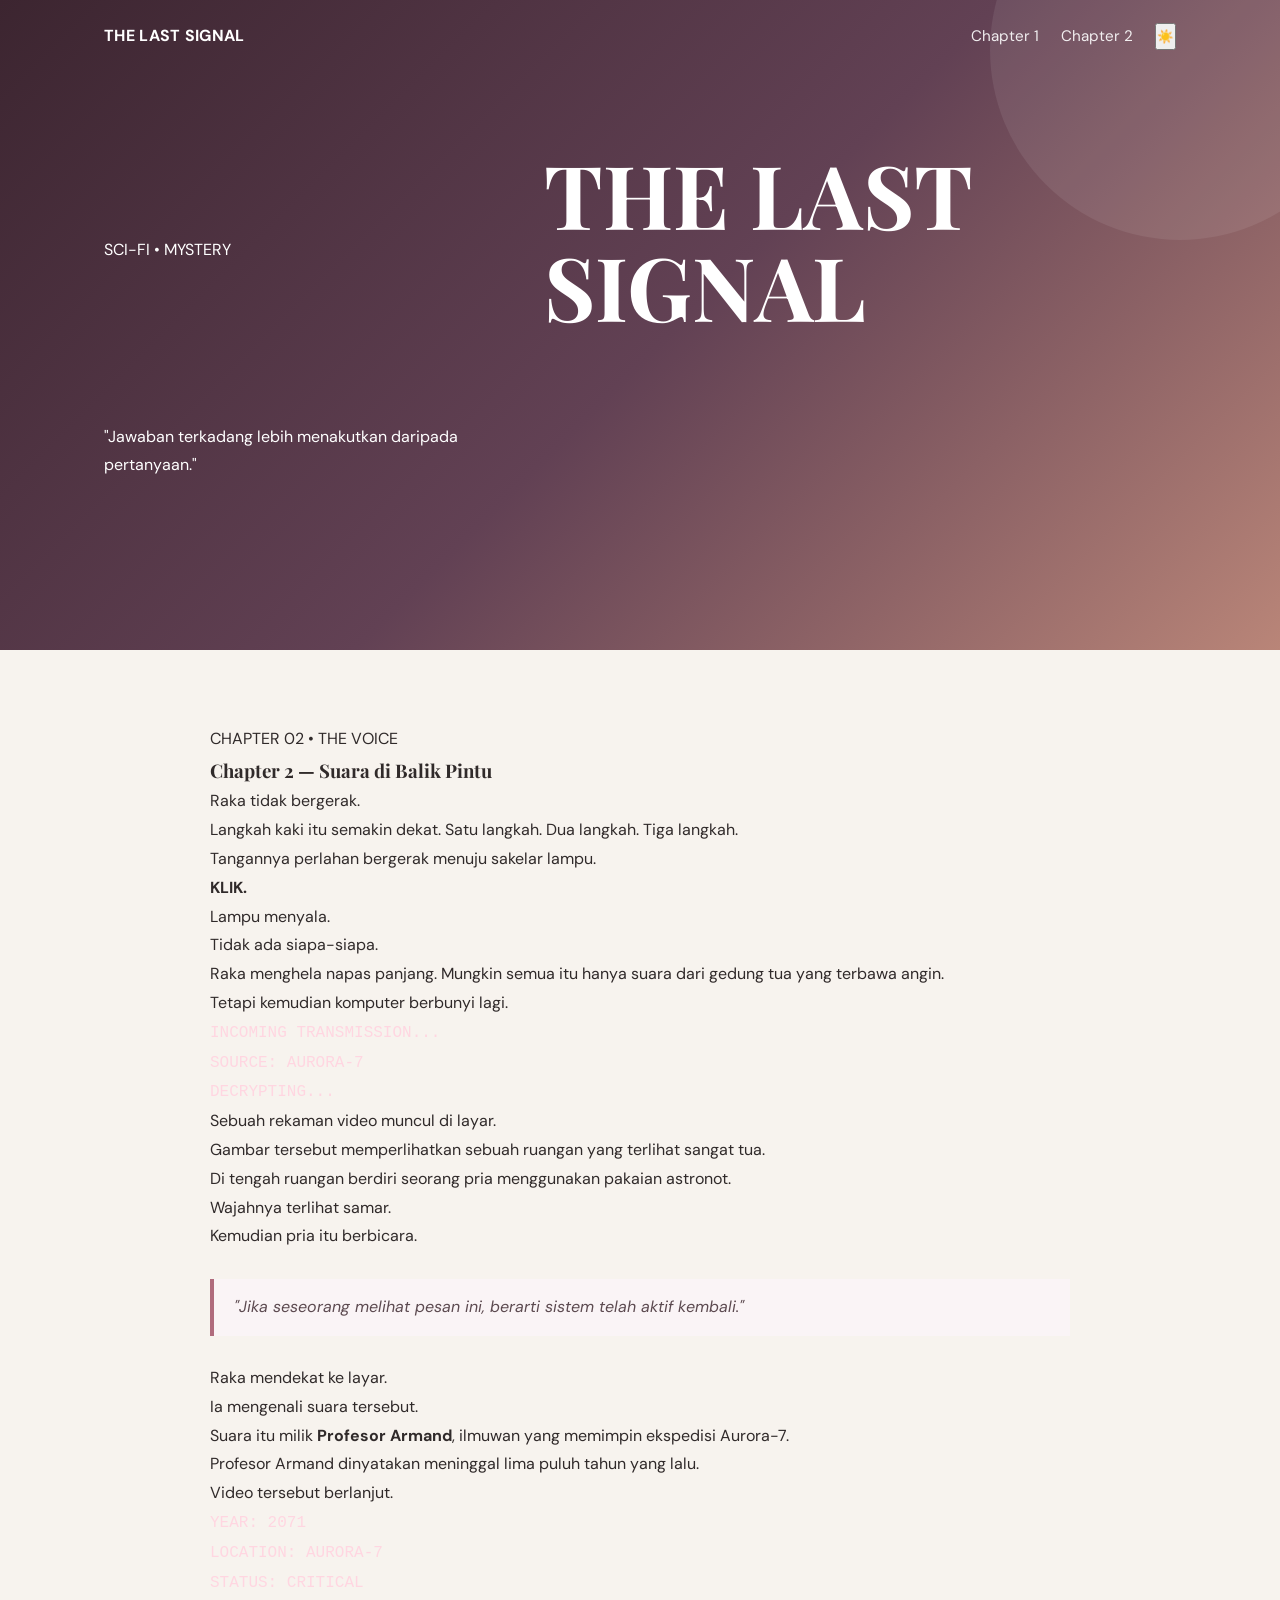
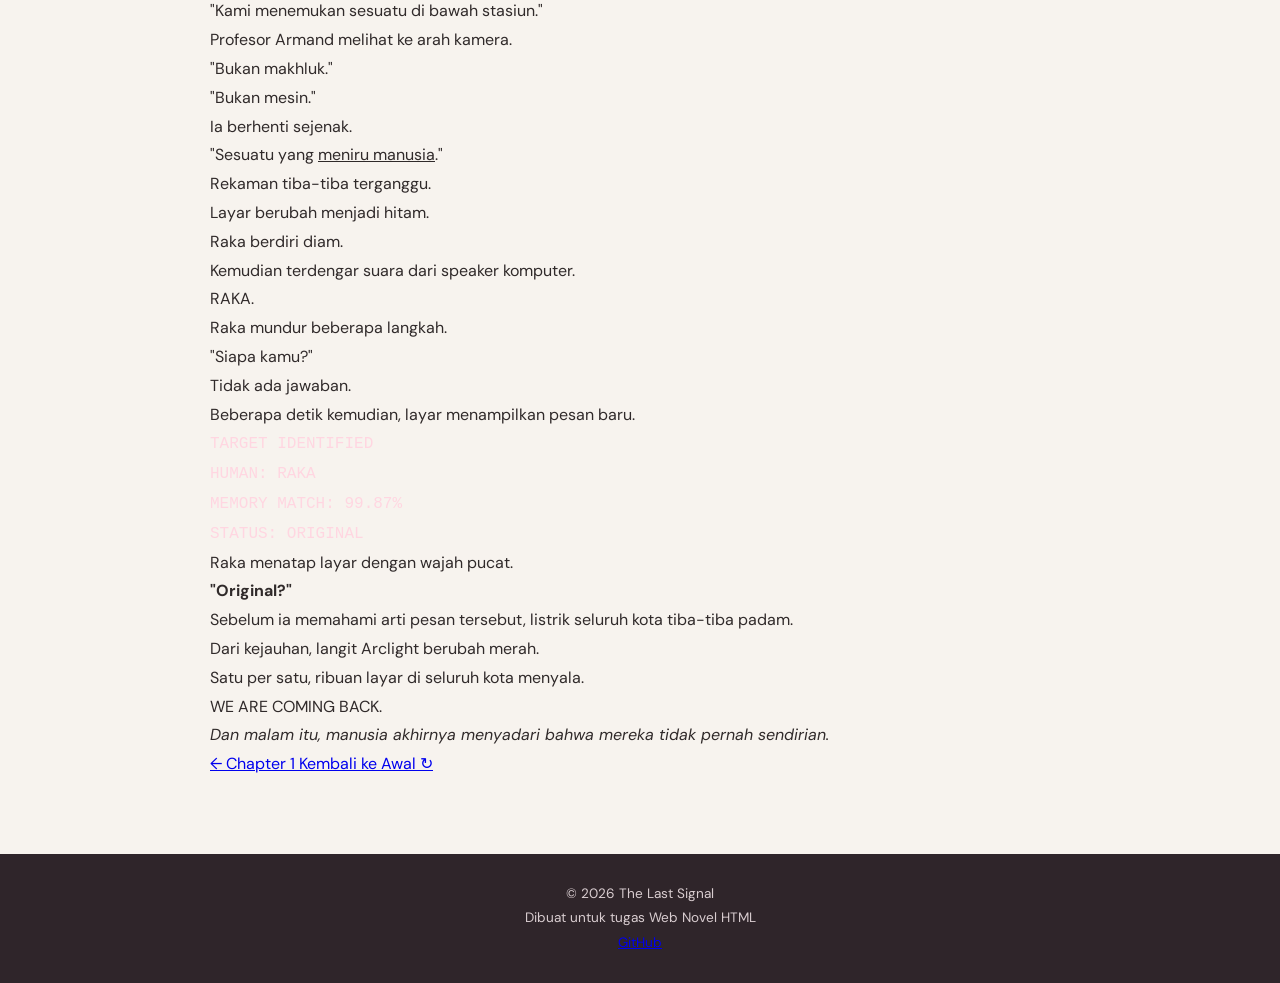
<file: chapter2.html>
<!DOCTYPE html> <html lang="id"> <head> <meta charset="UTF-8"> <meta name="viewport" content="width=device-width, initial-scale=1.0">
<title>THE LAST SIGNAL — Chapter 2</title>

<link rel="stylesheet" href="style.css">

</head> <body>
<div id="reading-progress"></div>

<header class="hero">
    <nav class="navbar">
        <div class="logo">THE LAST SIGNAL</div>

        <div class="nav-links">
            <a href="index.html">Chapter 1</a>
            <a href="chapter2.html">Chapter 2</a>
            <button id="themeButton">☀️</button>
        </div>
    </nav>

    <div class="hero-content">
        <p class="category">SCI-FI • MYSTERY</p>

        <h1>THE LAST SIGNAL</h1>

        <p class="tagline">
            "Jawaban terkadang lebih menakutkan daripada pertanyaan."
        </p>
    </div>
</header>


<main class="container">

    <article class="novel-card">

        <div class="chapter-info">
            <span>CHAPTER 02</span>
            <span>•</span>
            <span>THE VOICE</span>
        </div>

        <h3>Chapter 2 — Suara di Balik Pintu</h3>

        <p>
            Raka tidak bergerak.
        </p>

        <p>
            Langkah kaki itu semakin dekat.
            Satu langkah.
            Dua langkah.
            Tiga langkah.
        </p>

        <p>
            Tangannya perlahan bergerak menuju sakelar lampu.
        </p>

        <p>
            <b>KLIK.</b>
        </p>

        <p>
            Lampu menyala.
        </p>

        <p>
            Tidak ada siapa-siapa.
        </p>

        <p>
            Raka menghela napas panjang.
            Mungkin semua itu hanya suara dari gedung tua
            yang terbawa angin.
        </p>

        <p>
            Tetapi kemudian komputer berbunyi lagi.
        </p>

        <div class="code-box">
            <code>
                INCOMING TRANSMISSION...<br>
                SOURCE: AURORA-7<br>
                DECRYPTING...
            </code>
        </div>

        <p>
            Sebuah rekaman video muncul di layar.
        </p>

        <p>
            Gambar tersebut memperlihatkan sebuah ruangan
            yang terlihat sangat tua.
        </p>

        <p>
            Di tengah ruangan berdiri seorang pria
            menggunakan pakaian astronot.
        </p>

        <p>
            Wajahnya terlihat samar.
        </p>

        <p>
            Kemudian pria itu berbicara.
        </p>

        <div class="quote">
            "Jika seseorang melihat pesan ini,
            berarti sistem telah aktif kembali."
        </div>

        <p>
            Raka mendekat ke layar.
        </p>

        <p>
            Ia mengenali suara tersebut.
        </p>

        <p>
            Suara itu milik <b>Profesor Armand</b>,
            ilmuwan yang memimpin ekspedisi Aurora-7.
        </p>

        <p>
            Profesor Armand dinyatakan meninggal
            lima puluh tahun yang lalu.
        </p>

        <p>
            Video tersebut berlanjut.
        </p>

        <div class="code-box">
            <code>
                YEAR: 2071<br>
                LOCATION: AURORA-7<br>
                STATUS: CRITICAL
            </code>
        </div>

        <p>
            "Kami menemukan sesuatu di bawah stasiun."
        </p>

        <p>
            Profesor Armand melihat ke arah kamera.
        </p>

        <p>
            "Bukan makhluk."
        </p>

        <p>
            "Bukan mesin."
        </p>

        <p>
            Ia berhenti sejenak.
        </p>

        <p>
            "Sesuatu yang <u>meniru manusia</u>."
        </p>

        <p>
            Rekaman tiba-tiba terganggu.
        </p>

        <p>
            Layar berubah menjadi hitam.
        </p>

        <p>
            Raka berdiri diam.
        </p>

        <p>
            Kemudian terdengar suara dari speaker komputer.
        </p>

        <div class="big-message">
            <span>RAKA.</span>
        </div>

        <p>
            Raka mundur beberapa langkah.
        </p>

        <p>
            "Siapa kamu?"
        </p>

        <p>
            Tidak ada jawaban.
        </p>

        <p>
            Beberapa detik kemudian,
            layar menampilkan pesan baru.
        </p>

        <div class="code-box warning">
            <code>
                TARGET IDENTIFIED<br>
                HUMAN: RAKA<br>
                MEMORY MATCH: 99.87%<br>
                STATUS: ORIGINAL
            </code>
        </div>

        <p>
            Raka menatap layar dengan wajah pucat.
        </p>

        <p>
            <b>"Original?"</b>
        </p>

        <p>
            Sebelum ia memahami arti pesan tersebut,
            listrik seluruh kota tiba-tiba padam.
        </p>

        <p>
            Dari kejauhan, langit Arclight berubah merah.
        </p>

        <p>
            Satu per satu,
            ribuan layar di seluruh kota menyala.
        </p>

        <div class="big-message">
            <span>WE ARE COMING BACK.</span>
        </div>

        <p class="ending">
            <i>Dan malam itu, manusia akhirnya menyadari
            bahwa mereka tidak pernah sendirian.</i>
        </p>

        <div class="chapter-navigation">

            <a href="index.html" class="next-button">
                ← Chapter 1
            </a>

            <a href="index.html" class="next-button">
                Kembali ke Awal ↻
            </a>

        </div>

    </article>

</main>


<footer>
    <p>© 2026 The Last Signal</p>

    <p>
        Dibuat untuk tugas Web Novel HTML
    </p>

    <a href="https://github.com/" target="_blank">
        GitHub
    </a>
</footer>

<script src="script.js"></script>

</body> </html>
</file>
<file: style.css>
@import url('https://fonts.googleapis.com/css2?family=DM+Sans:wght@400;500;700&family=Playfair+Display:wght@600;700&display=swap');

* {
  box-sizing: border-box;
  margin: 0;
  padding: 0;
}

html {
  scroll-behavior: smooth;
}

body {
  font-family: 'DM Sans', Arial, sans-serif;
  background: #f7f3ee;
  color: #302a2a;
  line-height: 1.8;
}

.hero {
  min-height: 650px;
  background: linear-gradient(135deg, #3c2530 0%, #624154 52%, #b98578 100%);
  color: white;
  position: relative;
  overflow: hidden;
}

.hero::before {
  content: "";
  position: absolute;
  width: 380px;
  height: 380px;
  border-radius: 50%;
  background: rgba(255,255,255,.08);
  top: -140px;
  right: -90px;
}

.navbar {
  max-width: 1120px;
  margin: auto;
  padding: 22px 24px;
  display: flex;
  justify-content: space-between;
  align-items: center;
  position: relative;
  z-index: 2;
}

.logo {
  font-weight: 700;
  letter-spacing: .3px;
}

.nav-links {
  display: flex;
  gap: 22px;
}

.nav-links a {
  color: white;
  text-decoration: none;
  font-size: .95rem;
  opacity: .9;
  transition: .25s;
}

.nav-links a:hover {
  opacity: 1;
  transform: translateY(-2px);
}

.hero-content {
  max-width: 1120px;
  margin: 45px auto 0;
  padding: 30px 24px 80px;
  display: grid;
  grid-template-columns: 370px 1fr;
  gap: 70px;
  align-items: center;
  position: relative;
  z-index: 1;
}

.cover-image {
    width: 320px;
    height: 460px;
    object-fit: cover;
    border-radius: 12px;
    box-shadow: 0 20px 50px rgba(0, 0, 0, 0.45);
    display: block;
}

.label,
.chapter-kicker,
.chapter-tag {
  letter-spacing: 2px;
  font-size: .78rem;
  font-weight: 700;
}

.label {
  opacity: .8;
  margin-bottom: 14px;
}

h1,
h2,
h3 {
  font-family: 'Playfair Display', Georgia, serif;
}

h1 {
  font-size: clamp(3rem, 7vw, 5.5rem);
  line-height: 1.05;
  margin-bottom: 20px;
}

.subtitle {
  max-width: 650px;
  font-size: 1.1rem;
  opacity: .9;
  margin-bottom: 30px;
}

.button {
  display: inline-block;
  padding: 12px 21px;
  border-radius: 999px;
  background: white;
  color: #4b2d3a;
  text-decoration: none;
  font-weight: 700;
  transition: .25s;
  box-shadow: 0 8px 25px rgba(0,0,0,.15);
}

.button:hover {
  transform: translateY(-3px);
  box-shadow: 0 12px 30px rgba(0,0,0,.2);
}

.button.secondary {
  background: #4b3440;
  color: white;
}

.button.small {
  padding: 10px 17px;
  font-size: .9rem;
}

.container {
  max-width: 900px;
  margin: 0 auto;
  padding: 75px 20px;
}

.intro {
  text-align: center;
  margin-bottom: 70px;
}

.intro .chapter-tag {
  color: #a05c70;
}

.intro h2 {
  font-size: 2.2rem;
  margin: 12px 0 18px;
}

.intro p {
  max-width: 750px;
  margin: 10px auto;
}

.chapter {
  background: white;
  border-radius: 26px;
  padding: 45px;
  margin-bottom: 50px;
  box-shadow: 0 12px 45px rgba(67, 45, 45, .08);
  scroll-margin-top: 30px;
}

.chapter-header {
  display: flex;
  align-items: center;
  gap: 20px;
  margin-bottom: 30px;
}

.chapter-number {
  font-family: 'Playfair Display', Georgia, serif;
  font-size: 2.5rem;
  font-weight: 700;
  color: #b06b7d;
  min-width: 75px;
}

.chapter-kicker {
  color: #a05c70;
}

.chapter h3 {
  font-size: 2.2rem;
  line-height: 1.2;
}

.chapter-image {
  width: 100%;
  max-height: 360px;
  object-fit: cover;
  border-radius: 18px;
  margin-bottom: 28px;
}

.chapter p {
  margin: 0 0 20px;
}

.code-note {
  background: #2d2730;
  color: #f9eef2;
  padding: 17px 20px;
  border-radius: 14px;
  margin: 28px 0;
  overflow-x: auto;
}

.code-note span {
  display: block;
  font-size: .82rem;
  opacity: .7;
  margin-bottom: 6px;
}

code {
  font-family: 'Courier New', monospace;
  color: #ffd6e1;
}

.quote {
  border-left: 4px solid #b06b7d;
  padding: 14px 20px;
  margin: 28px 0;
  background: #faf4f6;
  font-style: italic;
  color: #5c4a50;
}

.chapter-nav {
  display: flex;
  justify-content: space-between;
  gap: 12px;
  margin-top: 35px;
}

.closing {
  text-align: center;
  padding: 25px 10px 60px;
}

.closing h2 {
  font-size: 2.4rem;
  margin-bottom: 8px;
}

.footer-note {
  color: #7d6f72;
  font-size: .9rem;
  margin-top: 8px;
}

footer {
  text-align: center;
  padding: 28px 20px;
  background: #2f252a;
  color: #d9cdd0;
  font-size: .85rem;
}

@media (max-width: 800px) {
  .hero {
    min-height: auto;
  }

  .navbar {
    flex-direction: column;
    gap: 15px;
  }

  .nav-links {
    gap: 14px;
    flex-wrap: wrap;
    justify-content: center;
  }

  .hero-content {
    grid-template-columns: 1fr;
    gap: 35px;
    margin-top: 10px;
    text-align: center;
  }

  .cover-image {
    margin: auto;
    max-width: 300px;
  }

  .subtitle {
    margin-left: auto;
    margin-right: auto;
  }

  .chapter {
    padding: 28px 22px;
    border-radius: 20px;
  }
}

@media (max-width: 480px) {
  body {
    font-size: 15px;
  }

  .hero-content {
    padding: 20px 18px 60px;
  }

  h1 {
    font-size: 3rem;
  }

  .intro h2,
  .chapter h3 {
    font-size: 1.8rem;
  }

  .chapter-header {
    align-items: flex-start;
    gap: 12px;
  }

  .chapter-number {
    font-size: 1.8rem;
    min-width: 45px;
  }

  .chapter-nav {
    flex-direction: column;
  }

  .chapter-nav .button {
    text-align: center;
  }
}
</file>
